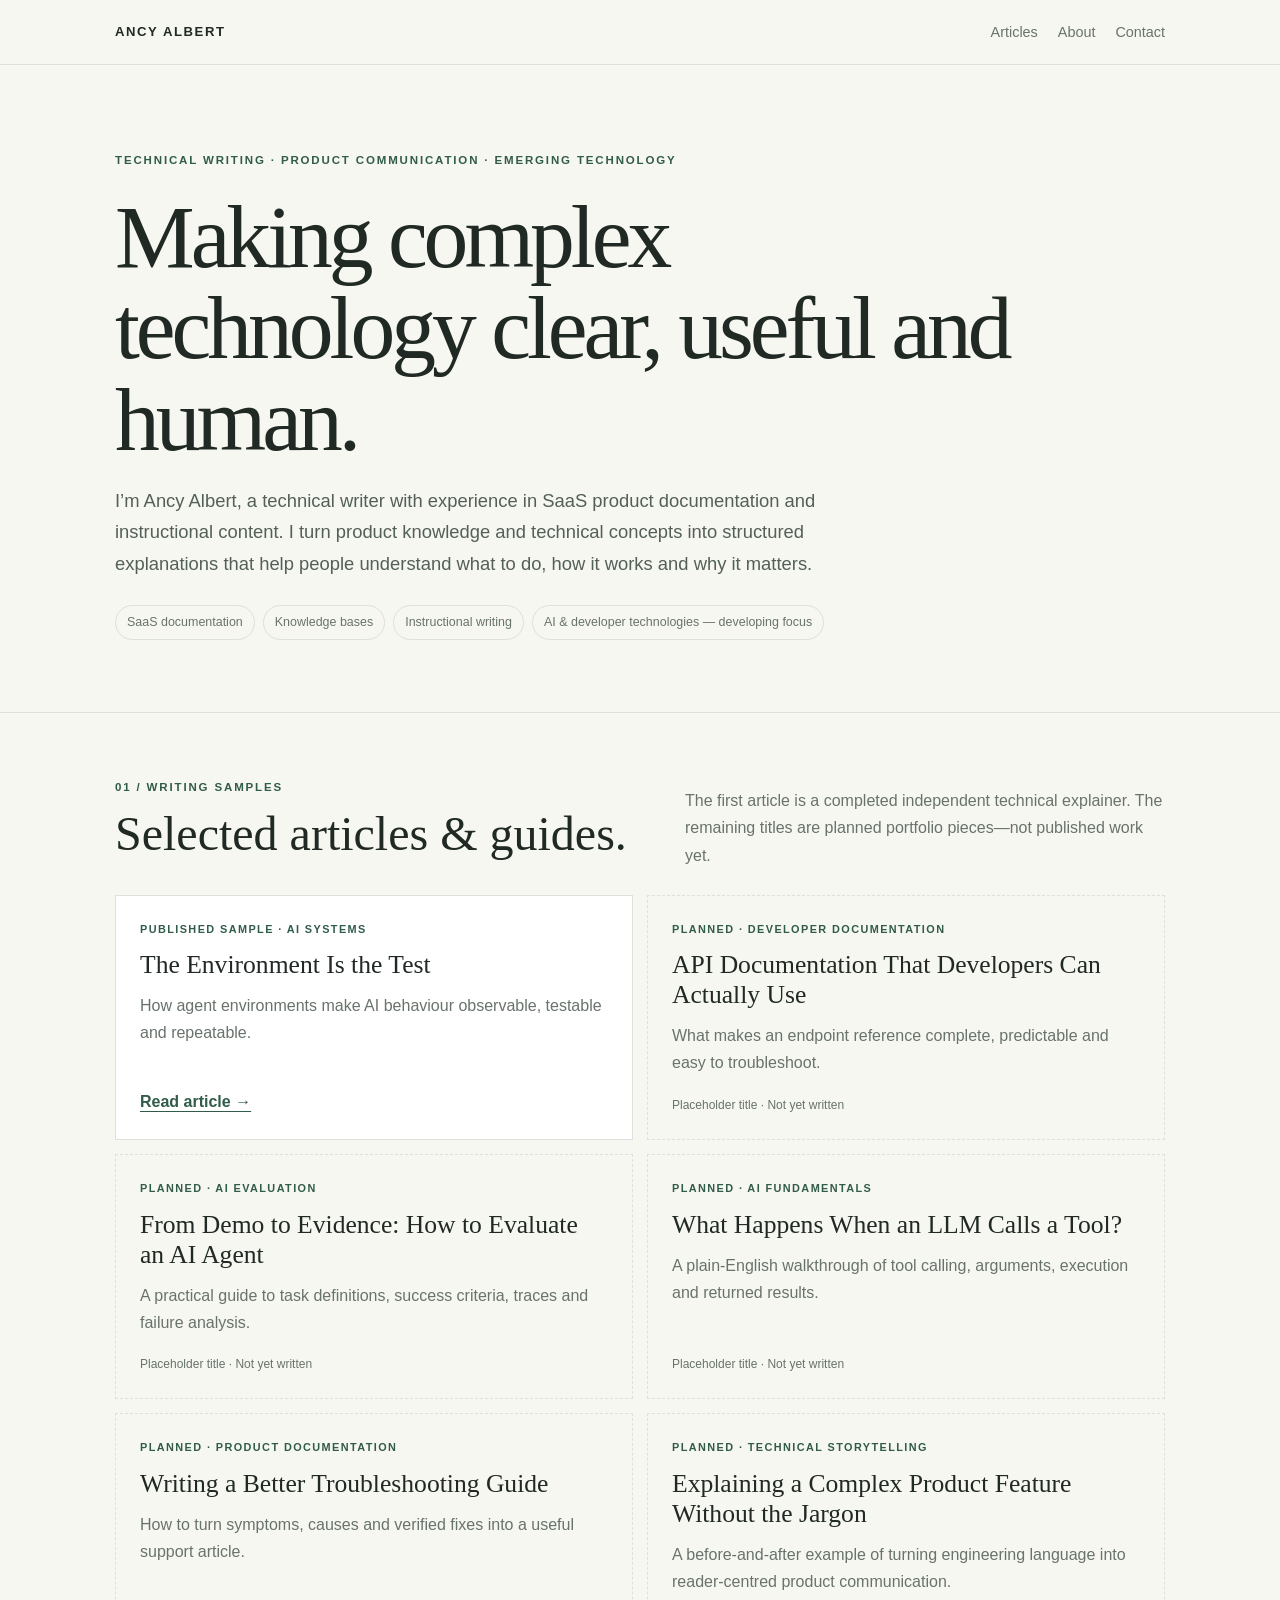
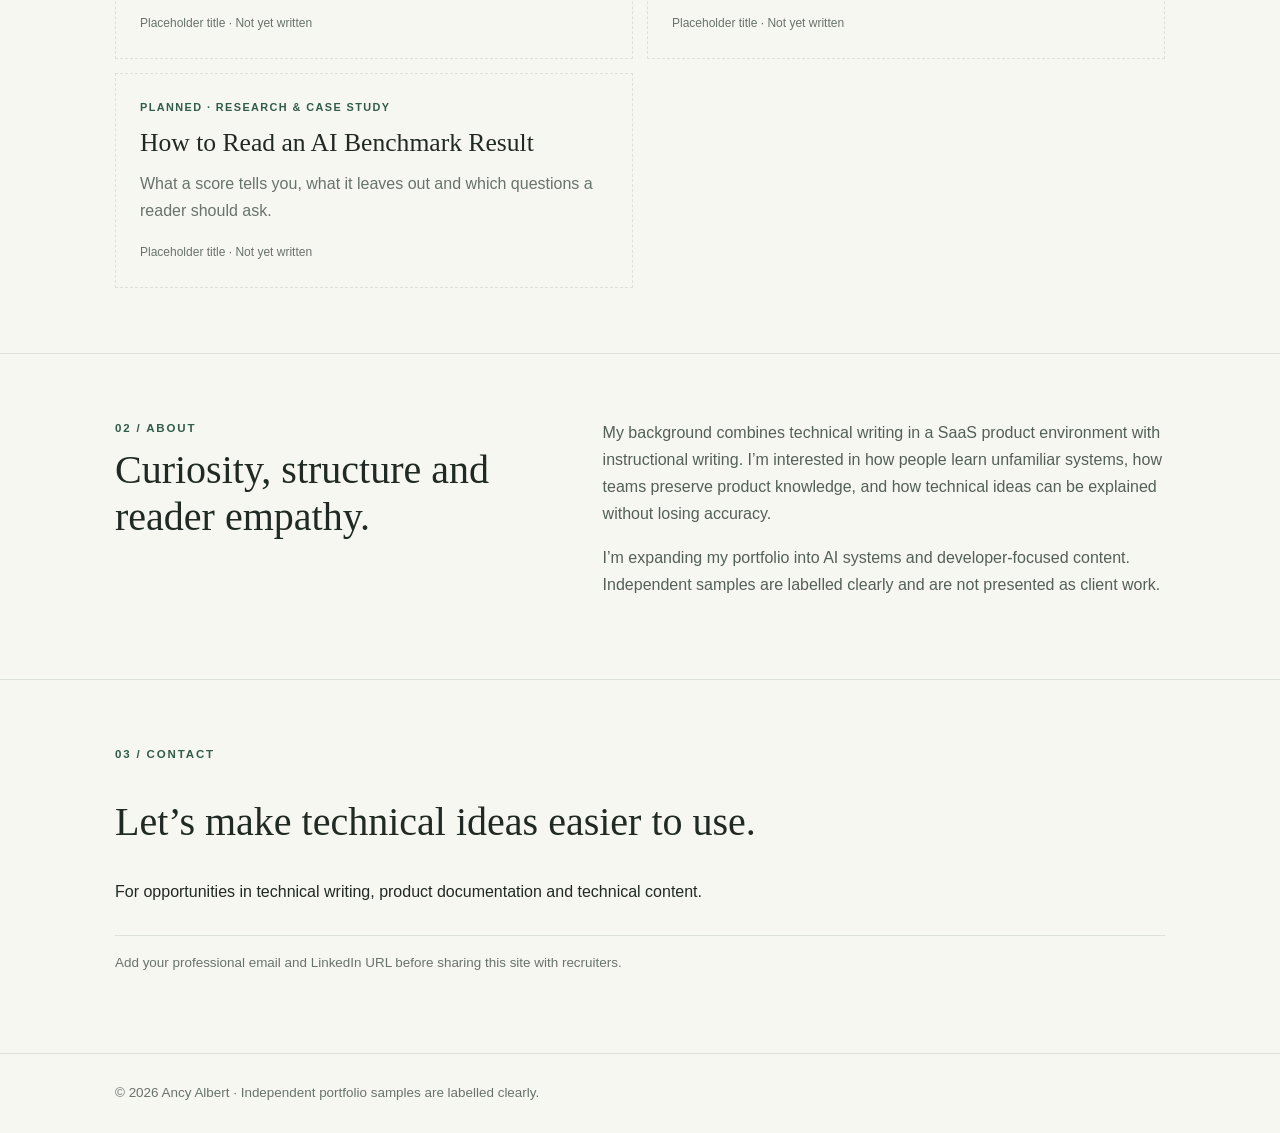
<file: index.html>
<!doctype html><html lang="en"><head><meta charset="utf-8"><meta name="viewport" content="width=device-width,initial-scale=1"><meta name="description" content="Ancy Albert's technical writing portfolio."><title>Ancy Albert | Technical Writing Portfolio</title><link rel="stylesheet" href="styles.css"></head><body>
<header class="bar"><div class="wrap"><a class="brand" href="index.html">ANCY ALBERT</a><nav class="nav"><a href="#articles">Articles</a><a href="#about">About</a><a href="#contact">Contact</a></nav></div></header>
<main><section class="hero"><div class="wrap"><div class="eyebrow">Technical writing · Product communication · Emerging technology</div><h1>Making complex technology clear, useful and human.</h1><p class="lead">I’m Ancy Albert, a technical writer with experience in SaaS product documentation and instructional content. I turn product knowledge and technical concepts into structured explanations that help people understand what to do, how it works and why it matters.</p><div class="chips"><span class="chip">SaaS documentation</span><span class="chip">Knowledge bases</span><span class="chip">Instructional writing</span><span class="chip">AI & developer technologies — developing focus</span></div></div></section>
<section id="articles"><div class="wrap"><div class="head"><div><div class="eyebrow">01 / Writing samples</div><h2>Selected articles & guides.</h2></div><p>The first article is a completed independent technical explainer. The remaining titles are planned portfolio pieces—not published work yet.</p></div><div class="cards">
<article class="card"><div><div class="tag">Published sample · AI systems</div><h3>The Environment Is the Test</h3><p>How agent environments make AI behaviour observable, testable and repeatable.</p></div><a href="the-environment-is-the-test.html">Read article →</a></article>
<article class="card planned"><div><div class="tag">Planned · Developer documentation</div><h3>API Documentation That Developers Can Actually Use</h3><p>What makes an endpoint reference complete, predictable and easy to troubleshoot.</p></div><div class="status">Placeholder title · Not yet written</div></article>
<article class="card planned"><div><div class="tag">Planned · AI evaluation</div><h3>From Demo to Evidence: How to Evaluate an AI Agent</h3><p>A practical guide to task definitions, success criteria, traces and failure analysis.</p></div><div class="status">Placeholder title · Not yet written</div></article>
<article class="card planned"><div><div class="tag">Planned · AI fundamentals</div><h3>What Happens When an LLM Calls a Tool?</h3><p>A plain-English walkthrough of tool calling, arguments, execution and returned results.</p></div><div class="status">Placeholder title · Not yet written</div></article>
<article class="card planned"><div><div class="tag">Planned · Product documentation</div><h3>Writing a Better Troubleshooting Guide</h3><p>How to turn symptoms, causes and verified fixes into a useful support article.</p></div><div class="status">Placeholder title · Not yet written</div></article>
<article class="card planned"><div><div class="tag">Planned · Technical storytelling</div><h3>Explaining a Complex Product Feature Without the Jargon</h3><p>A before-and-after example of turning engineering language into reader-centred product communication.</p></div><div class="status">Placeholder title · Not yet written</div></article>
<article class="card planned"><div><div class="tag">Planned · Research & case study</div><h3>How to Read an AI Benchmark Result</h3><p>What a score tells you, what it leaves out and which questions a reader should ask.</p></div><div class="status">Placeholder title · Not yet written</div></article>
</div></div></section>
<section id="about"><div class="wrap about"><div><div class="eyebrow">02 / About</div><h2>Curiosity, structure and reader empathy.</h2></div><div><p>My background combines technical writing in a SaaS product environment with instructional writing. I’m interested in how people learn unfamiliar systems, how teams preserve product knowledge, and how technical ideas can be explained without losing accuracy.</p><p>I’m expanding my portfolio into AI systems and developer-focused content. Independent samples are labelled clearly and are not presented as client work.</p></div></div></section>
<section id="contact"><div class="wrap"><div class="eyebrow">03 / Contact</div><h2 style="font:normal 2.5rem Georgia,serif">Let’s make technical ideas easier to use.</h2><p>For opportunities in technical writing, product documentation and technical content.</p><p class="note">Add your professional email and LinkedIn URL before sharing this site with recruiters.</p></div></section></main><footer><div class="wrap">© 2026 Ancy Albert · Independent portfolio samples are labelled clearly.</div></footer></body></html>
</file>
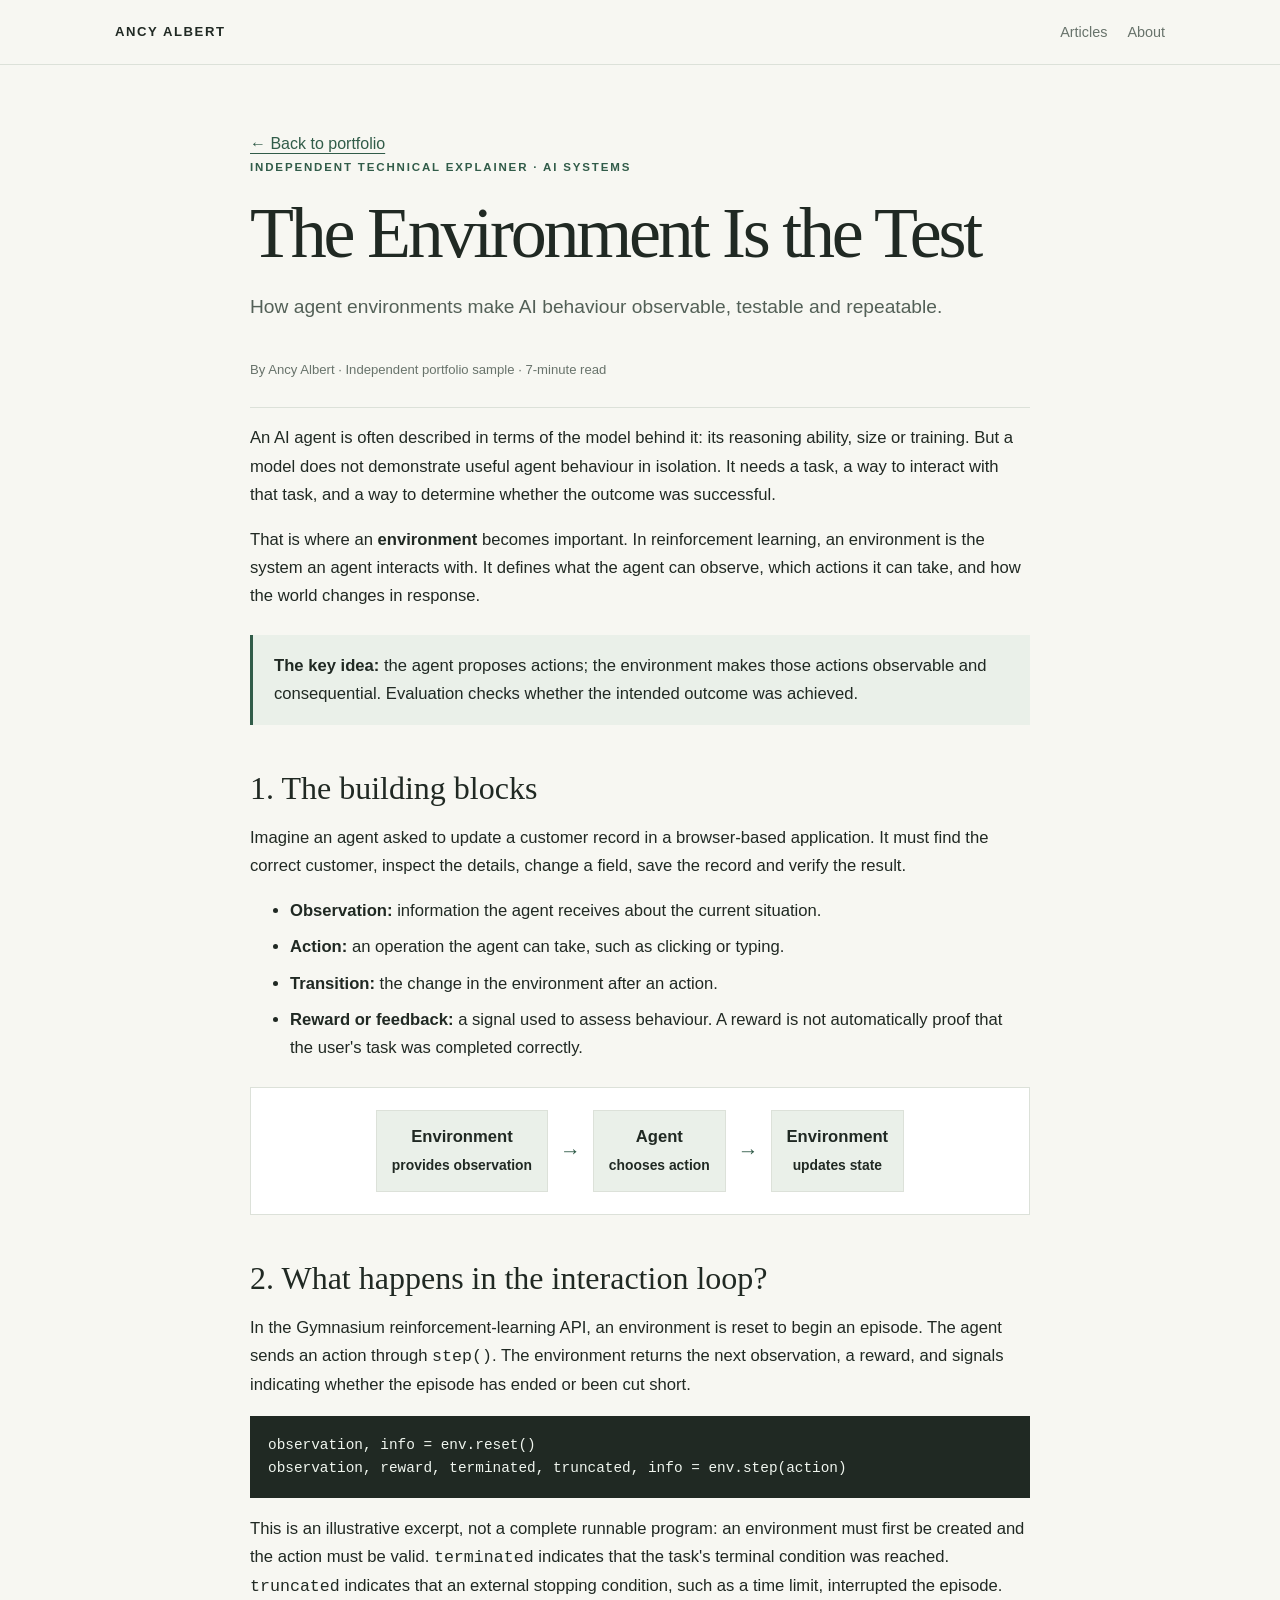
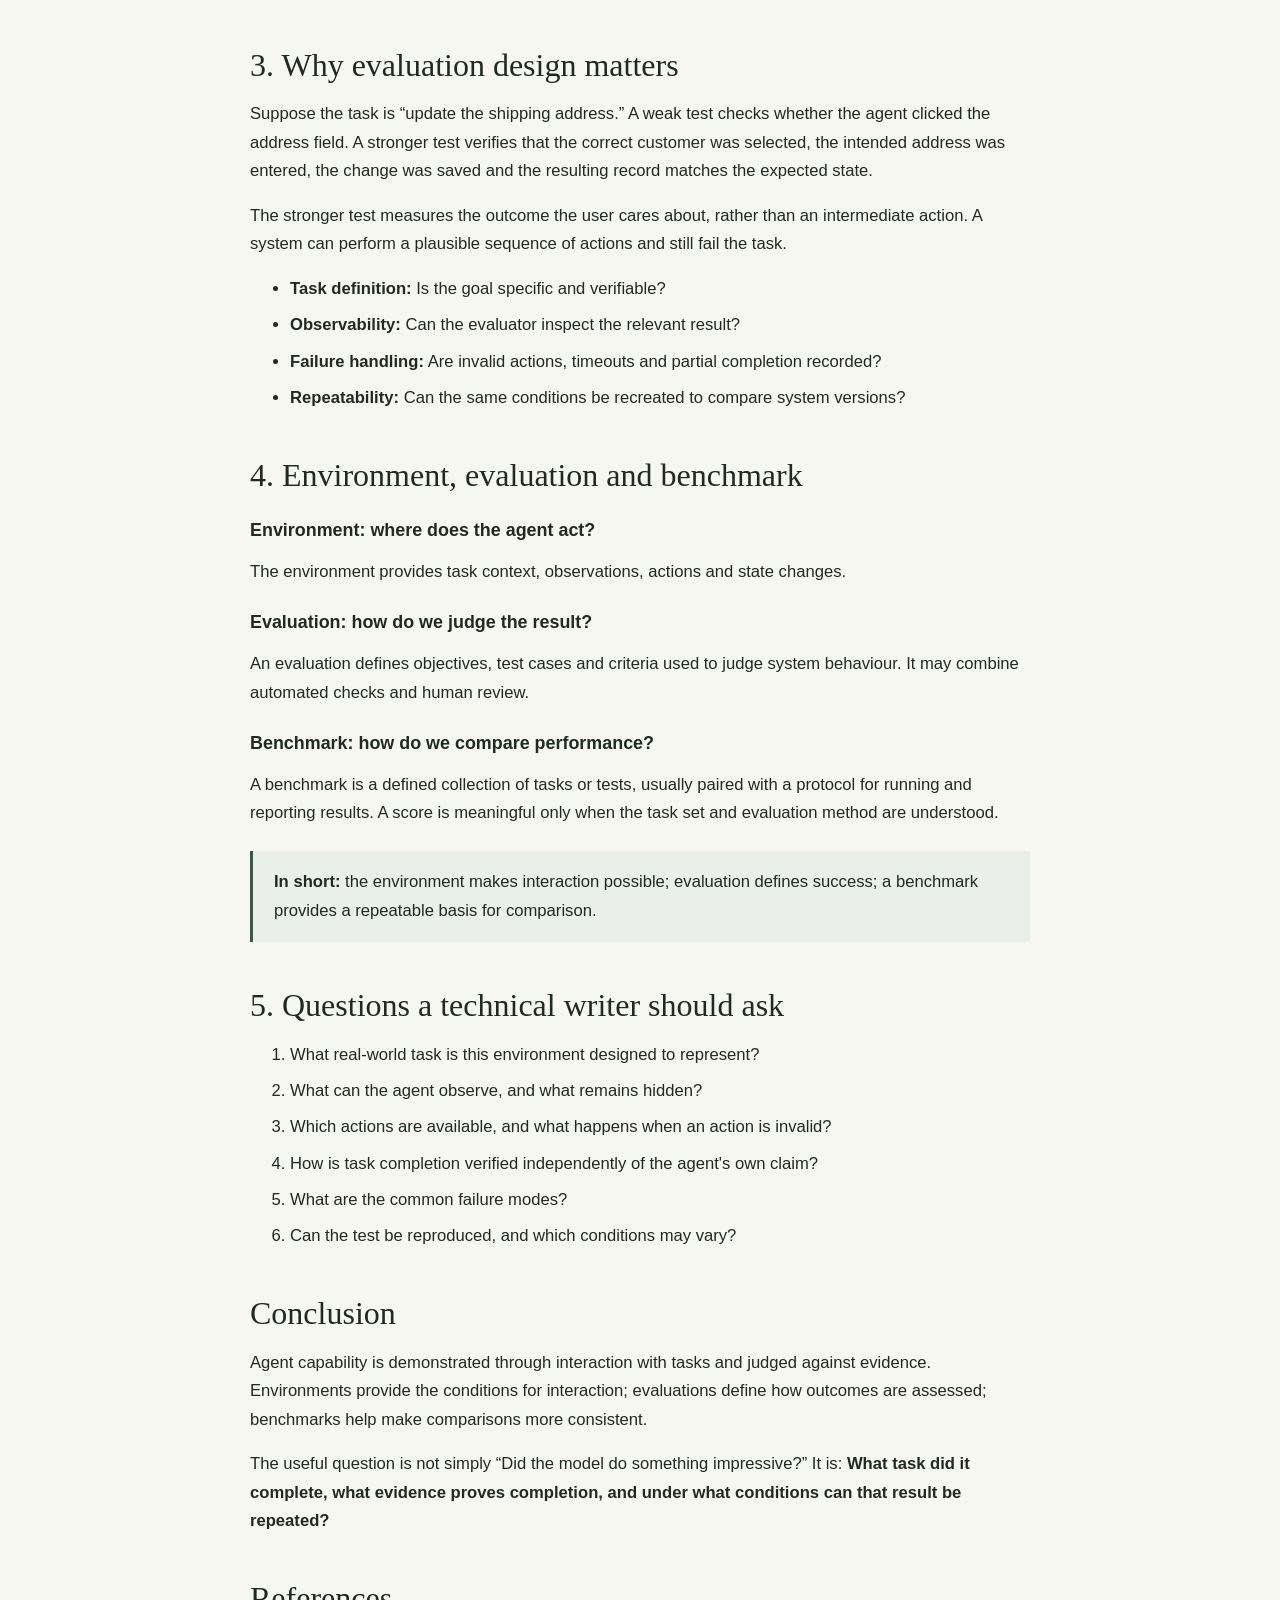
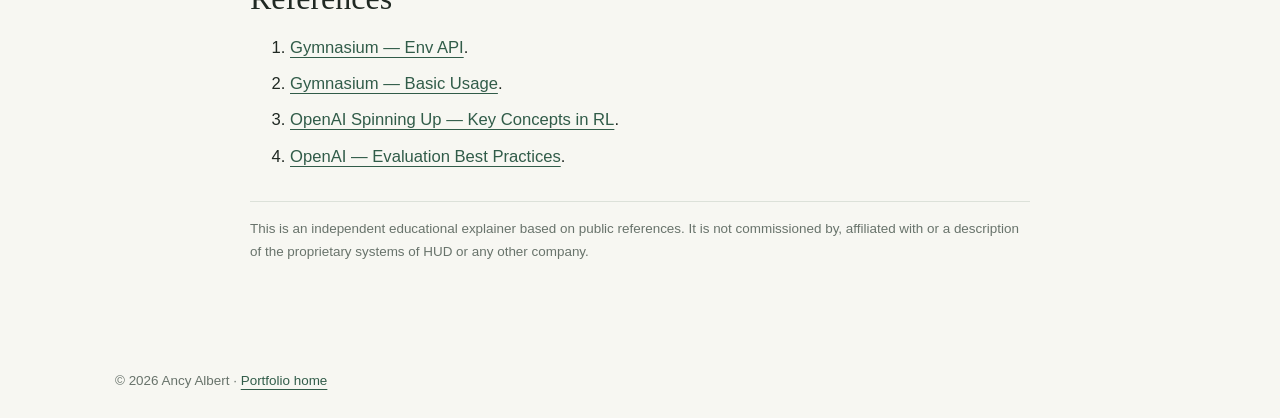
<file: the-environment-is-the-test.html>
<!doctype html><html lang="en"><head><meta charset="utf-8"><meta name="viewport" content="width=device-width,initial-scale=1"><title>The Environment Is the Test | Ancy Albert</title><link rel="stylesheet" href="styles.css"></head><body><header class="bar"><div class="wrap"><a class="brand" href="index.html">ANCY ALBERT</a><nav class="nav"><a href="index.html#articles">Articles</a><a href="index.html#about">About</a></nav></div></header><main class="wrap"><article class="article"><a href="index.html">← Back to portfolio</a><div class="eyebrow">Independent technical explainer · AI systems</div><h1>The Environment Is the Test</h1><p class="dek">How agent environments make AI behaviour observable, testable and repeatable.</p><div class="meta">By Ancy Albert · Independent portfolio sample · 7-minute read</div><div class="body">
<p>An AI agent is often described in terms of the model behind it: its reasoning ability, size or training. But a model does not demonstrate useful agent behaviour in isolation. It needs a task, a way to interact with that task, and a way to determine whether the outcome was successful.</p>
<p>That is where an <strong>environment</strong> becomes important. In reinforcement learning, an environment is the system an agent interacts with. It defines what the agent can observe, which actions it can take, and how the world changes in response.</p>
<div class="callout"><strong>The key idea:</strong> the agent proposes actions; the environment makes those actions observable and consequential. Evaluation checks whether the intended outcome was achieved.</div>
<h2>1. The building blocks</h2><p>Imagine an agent asked to update a customer record in a browser-based application. It must find the correct customer, inspect the details, change a field, save the record and verify the result.</p><ul><li><strong>Observation:</strong> information the agent receives about the current situation.</li><li><strong>Action:</strong> an operation the agent can take, such as clicking or typing.</li><li><strong>Transition:</strong> the change in the environment after an action.</li><li><strong>Reward or feedback:</strong> a signal used to assess behaviour. A reward is not automatically proof that the user's task was completed correctly.</li></ul>
<div class="flow"><div class="node">Environment<br><small>provides observation</small></div><span class="arrow">→</span><div class="node">Agent<br><small>chooses action</small></div><span class="arrow">→</span><div class="node">Environment<br><small>updates state</small></div></div>
<h2>2. What happens in the interaction loop?</h2><p>In the Gymnasium reinforcement-learning API, an environment is reset to begin an episode. The agent sends an action through <code>step()</code>. The environment returns the next observation, a reward, and signals indicating whether the episode has ended or been cut short.</p><pre class="code">observation, info = env.reset()
observation, reward, terminated, truncated, info = env.step(action)</pre><p>This is an illustrative excerpt, not a complete runnable program: an environment must first be created and the action must be valid. <code>terminated</code> indicates that the task's terminal condition was reached. <code>truncated</code> indicates that an external stopping condition, such as a time limit, interrupted the episode.</p>
<h2>3. Why evaluation design matters</h2><p>Suppose the task is “update the shipping address.” A weak test checks whether the agent clicked the address field. A stronger test verifies that the correct customer was selected, the intended address was entered, the change was saved and the resulting record matches the expected state.</p><p>The stronger test measures the outcome the user cares about, rather than an intermediate action. A system can perform a plausible sequence of actions and still fail the task.</p><ul><li><strong>Task definition:</strong> Is the goal specific and verifiable?</li><li><strong>Observability:</strong> Can the evaluator inspect the relevant result?</li><li><strong>Failure handling:</strong> Are invalid actions, timeouts and partial completion recorded?</li><li><strong>Repeatability:</strong> Can the same conditions be recreated to compare system versions?</li></ul>
<h2>4. Environment, evaluation and benchmark</h2><h3>Environment: where does the agent act?</h3><p>The environment provides task context, observations, actions and state changes.</p><h3>Evaluation: how do we judge the result?</h3><p>An evaluation defines objectives, test cases and criteria used to judge system behaviour. It may combine automated checks and human review.</p><h3>Benchmark: how do we compare performance?</h3><p>A benchmark is a defined collection of tasks or tests, usually paired with a protocol for running and reporting results. A score is meaningful only when the task set and evaluation method are understood.</p>
<div class="callout"><strong>In short:</strong> the environment makes interaction possible; evaluation defines success; a benchmark provides a repeatable basis for comparison.</div>
<h2>5. Questions a technical writer should ask</h2><ol><li>What real-world task is this environment designed to represent?</li><li>What can the agent observe, and what remains hidden?</li><li>Which actions are available, and what happens when an action is invalid?</li><li>How is task completion verified independently of the agent's own claim?</li><li>What are the common failure modes?</li><li>Can the test be reproduced, and which conditions may vary?</li></ol>
<h2>Conclusion</h2><p>Agent capability is demonstrated through interaction with tasks and judged against evidence. Environments provide the conditions for interaction; evaluations define how outcomes are assessed; benchmarks help make comparisons more consistent.</p><p>The useful question is not simply “Did the model do something impressive?” It is: <strong>What task did it complete, what evidence proves completion, and under what conditions can that result be repeated?</strong></p>
<h2>References</h2><ol><li><a href="https://gymnasium.farama.org/api/env/">Gymnasium — Env API</a>.</li><li><a href="https://gymnasium.farama.org/v0.26.3/content/basic_usage/">Gymnasium — Basic Usage</a>.</li><li><a href="https://spinningup.openai.com/en/latest/spinningup/rl_intro.html">OpenAI Spinning Up — Key Concepts in RL</a>.</li><li><a href="https://developers.openai.com/api/docs/guides/evaluation-best-practices">OpenAI — Evaluation Best Practices</a>.</li></ol>
<p class="note">This is an independent educational explainer based on public references. It is not commissioned by, affiliated with or a description of the proprietary systems of HUD or any other company.</p></div></article></main><footer><div class="wrap">© 2026 Ancy Albert · <a href="index.html">Portfolio home</a></div></footer></body></html>
</file>
<file: styles.css>
:root{--paper:#f7f7f2;--ink:#202923;--muted:#68736b;--green:#315c49;--line:#dce1d9;--soft:#eaf0e9;--serif:Georgia,serif;--sans:Arial,Helvetica,sans-serif}
*{box-sizing:border-box}body{margin:0;background:var(--paper);color:var(--ink);font:16px/1.7 var(--sans)}a{color:var(--green);text-underline-offset:4px}.wrap{width:min(1050px,calc(100% - 36px));margin:auto}.bar{padding:20px 0;border-bottom:1px solid var(--line)}.bar .wrap{display:flex;justify-content:space-between;align-items:center;gap:18px}.brand{font-size:.82rem;letter-spacing:.12em;font-weight:bold;color:var(--ink);text-decoration:none}.nav{display:flex;gap:20px}.nav a{font-size:.9rem;color:var(--muted);text-decoration:none}.hero{padding:86px 0 72px;border-bottom:1px solid var(--line)}.eyebrow{font-size:.72rem;letter-spacing:.16em;text-transform:uppercase;font-weight:bold;color:var(--green)}h1,h2,h3{line-height:1.12}h1{font:normal clamp(3rem,7vw,5.8rem)/1.02 var(--serif);letter-spacing:-.045em;margin:20px 0;max-width:900px}.lead{font-size:1.15rem;color:#536057;max-width:720px}.chips{display:flex;gap:8px;flex-wrap:wrap;margin-top:26px}.chip{font-size:.78rem;border:1px solid var(--line);border-radius:30px;padding:6px 11px;color:var(--muted)}section{padding:65px 0;border-bottom:1px solid var(--line)}.head{display:flex;justify-content:space-between;align-items:end;gap:24px;margin-bottom:26px}.head h2{font:normal clamp(2.1rem,4vw,3rem) var(--serif);margin:8px 0}.head p{max-width:480px;color:var(--muted);margin:0}.cards{display:grid;grid-template-columns:repeat(2,1fr);gap:14px}.card{background:white;border:1px solid var(--line);padding:24px;min-height:210px;display:flex;flex-direction:column;justify-content:space-between}.tag{font-size:.68rem;text-transform:uppercase;letter-spacing:.13em;color:var(--green);font-weight:bold}.card h3{font:normal 1.6rem var(--serif);margin:12px 0}.card p{color:var(--muted);margin:0}.card a{font-weight:bold;display:inline-block;margin-top:22px}.planned{background:transparent;border-style:dashed}.planned .status{font-size:.75rem;color:var(--muted);margin-top:18px}.about{display:grid;grid-template-columns:1fr 1.3fr;gap:55px}.about h2{font:normal 2.5rem var(--serif);margin:8px 0}.about p{color:#536057;margin-top:0}.article{max-width:780px;margin:auto;padding:65px 0}.article h1{font-size:clamp(2.7rem,6vw,4.5rem)}.dek{font-size:1.2rem;color:#536057}.meta{font-size:.82rem;color:var(--muted);border-bottom:1px solid var(--line);padding:16px 0 26px}.body{font-size:1.04rem}.body h2{font:normal 2rem var(--serif);margin:45px 0 12px}.body h3{font-size:1.12rem;margin-top:26px}.body li{margin:8px 0}.callout{background:var(--soft);border-left:3px solid var(--green);padding:17px 21px;margin:24px 0}.flow{display:flex;align-items:center;justify-content:center;gap:12px;flex-wrap:wrap;background:white;border:1px solid var(--line);padding:22px;margin:24px 0}.node{background:var(--soft);border:1px solid var(--line);padding:12px 15px;text-align:center;font-weight:bold}.arrow{color:var(--green);font-size:1.3rem}.code{background:#202923;color:#eff5ee;padding:18px;white-space:pre-wrap;overflow-wrap:anywhere;font: .9rem/1.6 monospace}.note{font-size:.84rem;color:var(--muted);border-top:1px solid var(--line);padding-top:16px;margin-top:30px}footer{padding:28px 0;color:var(--muted);font-size:.84rem}
@media(max-width:700px){.wrap{width:calc(100% - 30px)}.bar .wrap{align-items:flex-start}.nav{gap:12px;flex-wrap:wrap;justify-content:flex-end}.hero{padding:60px 0}.cards,.about{grid-template-columns:1fr;gap:13px}section{padding:48px 0}.head{display:block}.head p{margin-top:10px}.article{padding:42px 0}}
</file>
